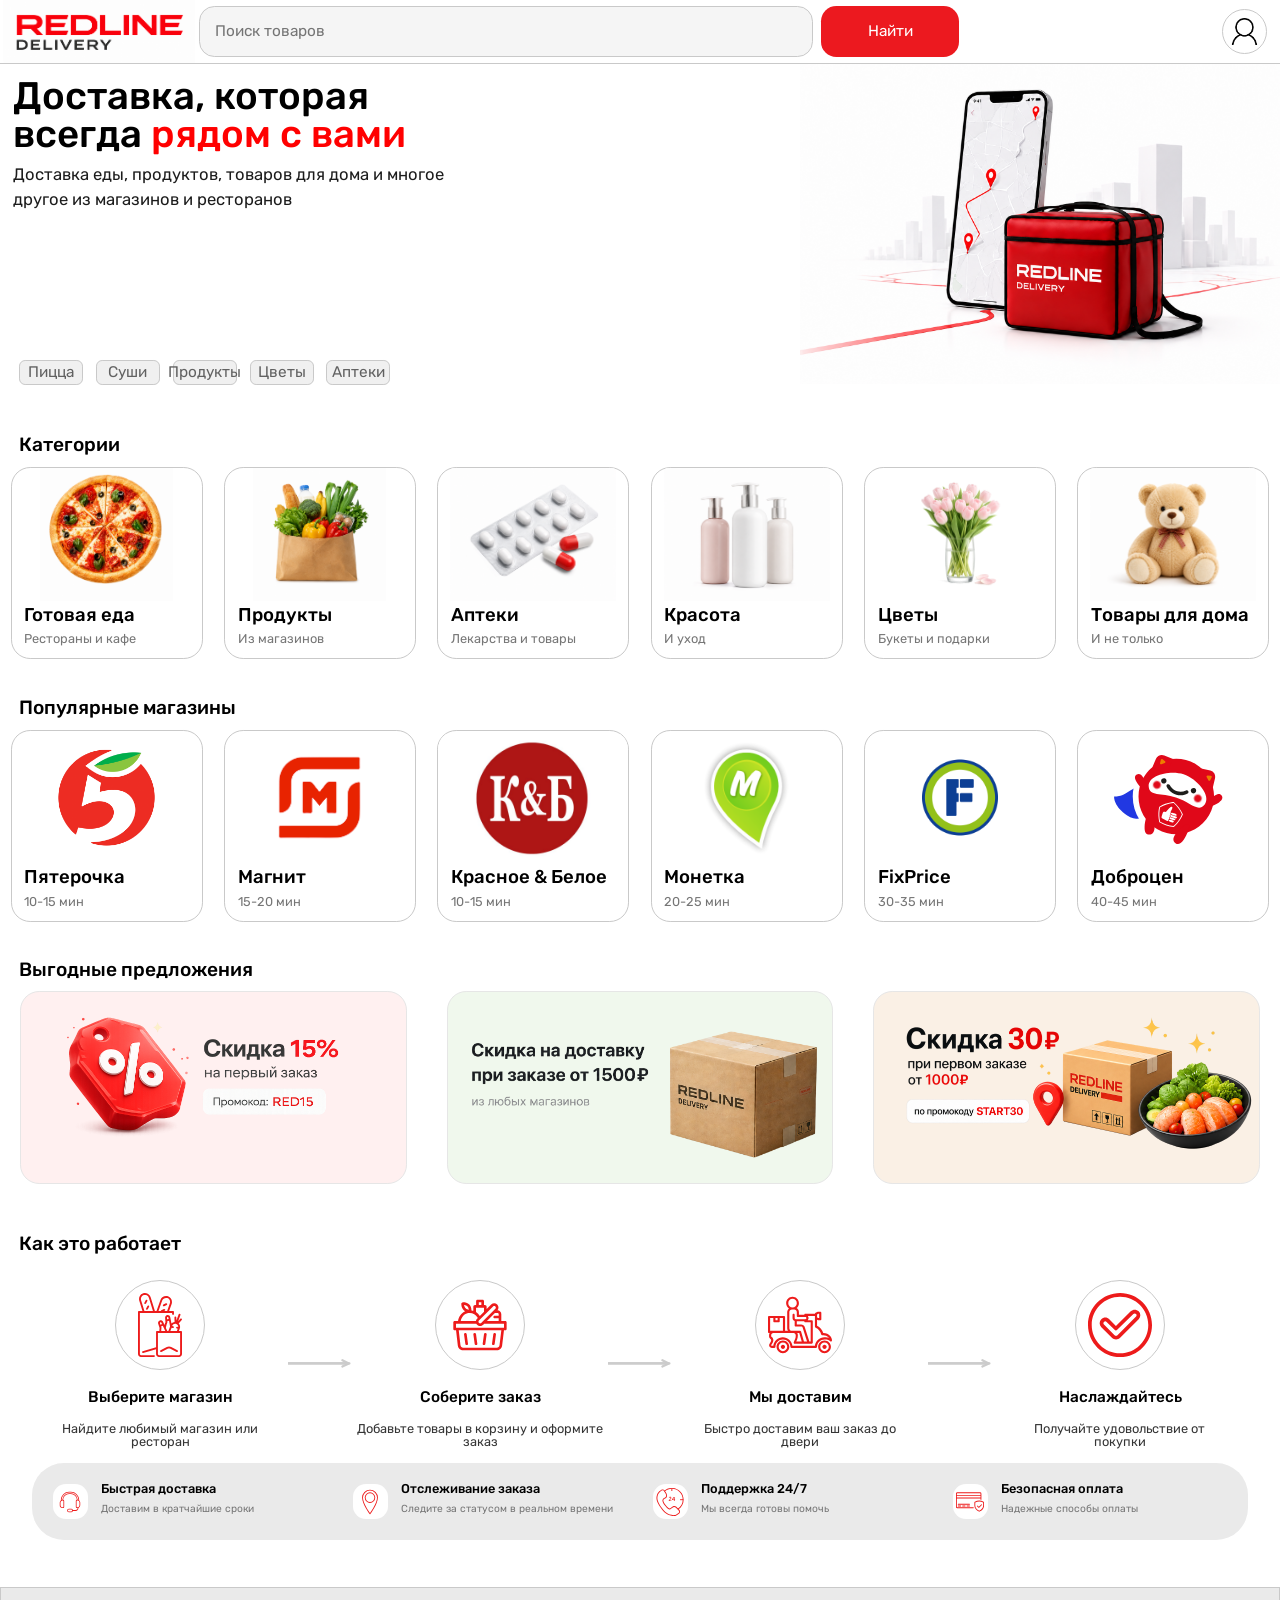
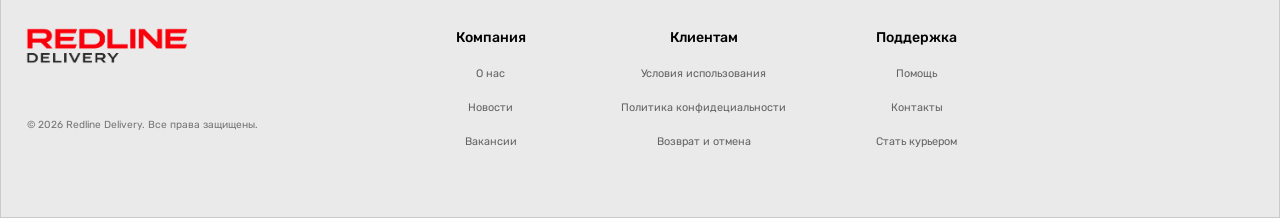
<file: index.html>
<!DOCTYPE html>
<html lang=ru">
<head>
    <link rel="stylesheet" href="reset.css">
    <link rel="stylesheet" href="page_style.css">
    <meta charset="UTF-8">
    <meta name="viewport" content="width=device-width, initial-scale=1.0">
    <title>Redline Delivery</title>
</head>
<body>
    <header>
        <div class="logo_container"></div>
        <div class="search_container">
            <form action="">
                <input class="search_input" type="text" placeholder="Поиск товаров">
                <button class="search_button">Найти</button>
            </form>
        </div>
        <div class="profile_container">
            <button class="img_user" id="opendialog"></button>
            <div class="article_img"></div>
        </div>
    </header>
    <main>
        <div class="info">
            <div class="article_top">Доставка, которая всегда <span class="color_words">рядом с вами</span></div>
            <div class="article_low">Доставка еды, продуктов, товаров для дома и многое другое из магазинов и ресторанов</div>
            <div class="list">
                <div class="window">Пицца</div>
                <div class="window">Суши</div>
                <div class="window">Продукты</div>
                <div class="window">Цветы</div>
                <div class="window">Аптеки</div>
            </div>
        </div>
        <div class="category">
            <div class="category_article">Категории</div>
            <div class="card_container">
                <div class="card one">
                    <div class="card_img one_img"></div>
                    <div class="span_container">
                        <span class="title_article">Готовая еда</span>
                        <span class="low_article">Рестораны и кафе</span>
                    </div>
                </div>
                <div class="card two">
                    <div class="card_img two_img"></div>
                    <div class="span_container">
                        <span class="title_article">Продукты</span>
                        <span class="low_article">Из магазинов</span>
                    </div>
                </div>
                <div class="card three">
                    <div class="card_img three_img"></div>
                    <div class="span_container">
                        <span class="title_article">Аптеки</span>
                        <span class="low_article">Лекарства и товары</span>
                    </div>
                </div>
                <div class="card">
                    <div class="card_img four_img"></div>
                    <div class="span_container">
                        <span class="title_article">Красота</span>
                        <span class="low_article">И уход</span>
                    </div>
                </div>
                <div class="card five">
                    <div class="card_img five_img"></div>
                    <div class="span_container">
                        <span class="title_article">Цветы</span>
                        <span class="low_article">Букеты и подарки</span>
                    </div>
                </div>
                <div class="card six">
                    <div class="card_img six_img"></div>
                    <div class="span_container">
                        <span class="title_article">Товары для дома</span>
                        <span class="low_article">И не только</span>
                    </div>
                </div>
            </div>
        </div>
        <div class="shops">
            <div class="shops_article">Популярные магазины</div>
            <div class="card_container">
                <div class="card one">
                    <div class="card_img shop_one_img"></div>
                    <div class="span_container">
                        <span class="title_article">Пятерочка</span>
                        <span class="low_article"> 10-15 мин</span>
                    </div>
                </div>
                <div class="card two">
                    <div class="card_img shop_two_img"></div>
                    <div class="span_container">
                        <span class="title_article">Магнит</span>
                        <span class="low_article">15-20 мин</span>
                    </div>
                </div>
                <div class="card three">
                    <div class="card_img shop_three_img"></div>
                    <div class="span_container">
                        <span class="title_article">Красное & Белое</span>
                        <span class="low_article">10-15 мин</span>
                    </div>
                </div>
                <div class="card">
                    <div class="card_img shop_four_img"></div>
                    <div class="span_container">
                        <span class="title_article">Монетка</span>
                        <span class="low_article">20-25 мин</span>
                    </div>
                </div>
                <div class="card five">
                    <div class="card_img shop_five_img"></div>
                    <div class="span_container">
                        <span class="title_article">FixPrice</span>
                        <span class="low_article">30-35 мин</span>
                    </div>
                </div>
                <div class="card six">
                    <div class="card_img shop_six_img"></div>
                    <div class="span_container">
                        <span class="title_article">Доброцен</span>
                        <span class="low_article">40-45 мин</span>
                    </div>
                </div>
            </div>
        </div>
        <div class="offers">
            <div class="offers_article">Выгодные предложения</div>
            <div class="offers_container">
                <div class="offer offer_one"></div>
                <div class="offer offer_two">
                    <div class="offer_span_container">
                        <span class="title"></span>
                        <span class="medium"></span>
                        <span class="low"></span>
                    </div>
                    <div class="offer_img_two"></div>
                </div>
                <div class="offer offer_three">
                    <div class="offer_span_container">
                        <span class="title"></span>
                        <span class="medium"></span>
                        <span class="low"></span>
                    </div>
                    <div class="offer_img_three"></div>
                </div>
            </div>
        </div>
        <div class="working">
            <div class="working_article">Как это работает</div>
            <div class="working_container">
                <div class="work1">
                    <div class="work_img_container">
                        <div class="work_img no_svg1">
                        </div>
                    </div>
                    <div class="work_span_container">
                        <span class="work_title">Выберите магазин</span>
                        <span class="work_low">Найдите любимый магазин или ресторан</span>
                    </div>
                </div>
                <div class="work">
                    <svg class="dotted-arrow" viewBox="0 0 100 20" fill="none" xmlns="http://w3.org">
                        <path d="M0 10 H90" stroke="#CCCCCC" stroke-width="3.5" />
                        <path d="M85 5 L95 10 L85 15" stroke="#CCCCCC" stroke-width="3.5" stroke-linecap="round" stroke-linejoin="round" />
                        <path d="M0 10 H96" stroke="#CCCCCC" stroke-width="3.5" stroke-linecap="round" />
                    </svg>
                </div>
                <div class="work1">
                    <div class="work_img_container">
                        <div class="work_img no_svg2">
                        </div>
                    </div>
                    <div class="work_span_container">
                        <span class="work_title">Соберите заказ</span>
                        <span class="work_low">Добавьте товары в корзину и оформите заказ</span>
                    </div>
                </div>
                <div class="work">
                    <svg class="dotted-arrow" viewBox="0 0 100 20" fill="none" xmlns="http://w3.org">
                        <path d="M0 10 H90" stroke="#CCCCCC" stroke-width="3.5" />
                        <path d="M85 5 L95 10 L85 15" stroke="#CCCCCC" stroke-width="3.5" stroke-linecap="round" stroke-linejoin="round" />
                        <path d="M0 10 H96" stroke="#CCCCCC" stroke-width="3.5" stroke-linecap="round" />
                    </svg>
                </div>
                <div class="work1">
                    <div class="work_img_container">
                        <div class="work_img no_svg3">
                        </div>
                    </div>
                    <div class="work_span_container">
                        <span class="work_title">Мы доставим</span>
                        <span class="work_low diff">Быстро доставим ваш заказ до двери</span>
                    </div>
                </div>
                <div class="work">
                    <svg class="dotted-arrow" viewBox="0 0 100 20" fill="none" xmlns="http://w3.org">
                        <path d="M0 10 H90" stroke="#CCCCCC" stroke-width="3.5" />
                        <path d="M85 5 L95 10 L85 15" stroke="#CCCCCC" stroke-width="3.5" stroke-linecap="round" stroke-linejoin="round" />
                        <path d="M0 10 H96" stroke="#CCCCCC" stroke-width="3.5" stroke-linecap="round" />
                    </svg>
                </div>
                <div class="work1">
                    <div class="work_img_container">
                        <div class="work_img no_svg4">
                        </div>
                    </div>
                    <div class="work_span_container">
                        <span class="work_title">Наслаждайтесь</span>
                        <span class="work_low diff">Получайте удовольствие от покупки</span>
                    </div>
                </div>
            </div>
            <div class="profit_container">
                <div class="origin_profit_container">
                    <div class="profit">
                        <div class="profit_img_container">
                            <div class="profit_img profit_one"></div>
                        </div>
                        <div class="profit_span_container">
                            <div class="profit_title">Быстрая доставка</div>
                            <div class="profit_low">Доставим в кратчайшие сроки</div>
                        </div>
                    </div>
                    <div class="profit">
                        <div class="profit_img_container">
                            <div class="profit_img profit_two"></div>
                        </div>
                        <div class="profit_span_container">
                            <div class="profit_title">Отслеживание заказа</div>
                            <div class="profit_low">Следите за статусом в реальном времени</div>
                        </div>
                    </div>
                    <div class="profit">
                        <div class="profit_img_container">
                            <div class="profit_img profit_three"></div>
                        </div>
                        <div class="profit_span_container">
                            <div class="profit_title">Поддержка 24/7</div>
                            <div class="profit_low">Мы всегда готовы помочь</div>
                        </div>
                    </div>
                    <div class="profit">
                        <div class="profit_img_container ">
                            <div class="profit_img profit_four"></div>
                        </div>
                        <div class="profit_span_container">
                            <div class="profit_title">Безопасная оплата</div>
                            <div class="profit_low">Надежные способы оплаты</div>
                        </div>
                    </div>
                </div>
            </div>
        </div>
    </main>
    <footer>
        <div class="footer_img_container">
            <div class="footer_img"></div>
            <div class="space">© 2026 Redline Delivery. Все права защищены.</div>
        </div>
        <div class="footer_span_container">
            <div class="article_group group_one">
                <div class="footer_top">Компания</div>
                <div class="footer_low_container">
                    <div class="footer_low">О нас</div>
                    <div class="footer_low">Новости</div>
                    <div class="footer_low">Вакансии</div>
                </div>
            </div>
            <div class="article_group group_two">
                <div class="footer_top">Клиентам</div>
                <div class="footer_low_container">
                    <div class="footer_low low_two">Условия использования</div>
                    <div class="footer_low low_two">Политика конфидециальности</div>
                    <div class="footer_low low_two">Возврат и отмена</div>
                </div>
            </div>
            <div class="article_group group_three">
                <div class="footer_top">Поддержка</div>
                <div class="footer_low_container">
                    <div class="footer_low">Помощь</div>
                    <div class="footer_low">Контакты</div>
                    <div class="footer_low">Стать курьером</div>
                </div>
            </div>
        </div>
    </footer>
    <dialog id="dialog">
        <div class="dialog_container">
            <div class="article_container">
                <div class="dialog_article">Мой профиль</div>
                <button class="close_button" id="closedialog"></button>
            </div>
            <div class="user_account">
                <div class="user_img_container">
                    <div class="user_img"></div>
                </div>
                <div class="user_span_container">
                    <div class="info_container info_one">
                        <span>Иван Иванов</span>
                    </div>
                    <div class="info_container">
                        <span>+7 (950) 649-93-99</span>
                    </div>
                    <div class="info_container">
                        <span>productmanager@gmail.com</span>
                    </div>
                </div>
                <div class="user_button_container">
                    <button class="user_button">
                        <div class="img_button"></div>
                        <div class="img_button_span">Редактировать</div>
                    </button>
                </div>
            </div>
            <div class="user_info">
                <div class="user_info_container">
                    <div class="user_info_row">
                        <div class="user_article_low_container">Имя</div>
                        <div class="user_article_title_container">Иван</div>
                    </div>
                    <div class="user_info_row">
                        <div class="user_article_low_container">Фамилия</div>
                        <div class="user_article_title_container">Иванов</div>
                    </div>
                    <div class="user_info_row">
                        <div class="user_article_low_container">Телефон</div>
                        <div class="user_article_title_container">+7 (950) 649-93-99</div>
                    </div>
                    <div class="user_info_row">
                        <div class="user_article_low_container">Email</div>
                        <div class="user_article_title_container">productmanager@gmail.com</div>
                    </div>
                </div>
            </div>
            <div class="fast_action_container">
                <div class="fast_action_button_container">
                    <button class="fast_action_button">
                        <div class="fast_action_img_container action_img_one">
                            <div class="fast_action_img"></div>
                        </div>
                        <div class="fast_action_article_container">
                            Мои заказы
                        </div>
                    </button>
                </div>
                <div class="fast_action_button_container">
                    <button class="fast_action_button">
                        <div class="fast_action_img_container action_img_two">
                            <div class="fast_action_img"></div>
                        </div>
                        <div class="fast_action_article_container">
                            Адреса
                        </div>
                    </button>
                </div>
                <div class="fast_action_button_container">
                    <button class="fast_action_button">
                        <div class="fast_action_img_container action_img_three">
                            <div class="fast_action_img"></div>
                        </div>
                        <div class="fast_action_article_container">
                            Промокоды
                        </div>
                    </button>
                </div>
                <div class="fast_action_button_container">
                    <button class="fast_action_button">
                        <div class="fast_action_img_container action_img_four">
                            <div class="fast_action_img"></div>
                        </div>
                        <div class="fast_action_article_container">
                            Избранное
                        </div>
                    </button>
                </div>
            </div>
            <div class="exit_button_container">
                <button class="exit_button">Выйти из аккаунта</button>
            </div>
        </div>
    </dialog>
</body>
<script>
    const dialog = document.getElementById('dialog');
    const openBtn = document.getElementById('opendialog');
    const closeBtn = document.getElementById('closedialog');

    openBtn.addEventListener('click', () => {
        dialog.showModal(); 
    });

    closeBtn.addEventListener('click', () => {
        dialog.close();
    });

    dialog.addEventListener('click', (event) => {
        if (event.target === dialog) {
            dialog.close();
        }
    });

</script>
</html>
</file>
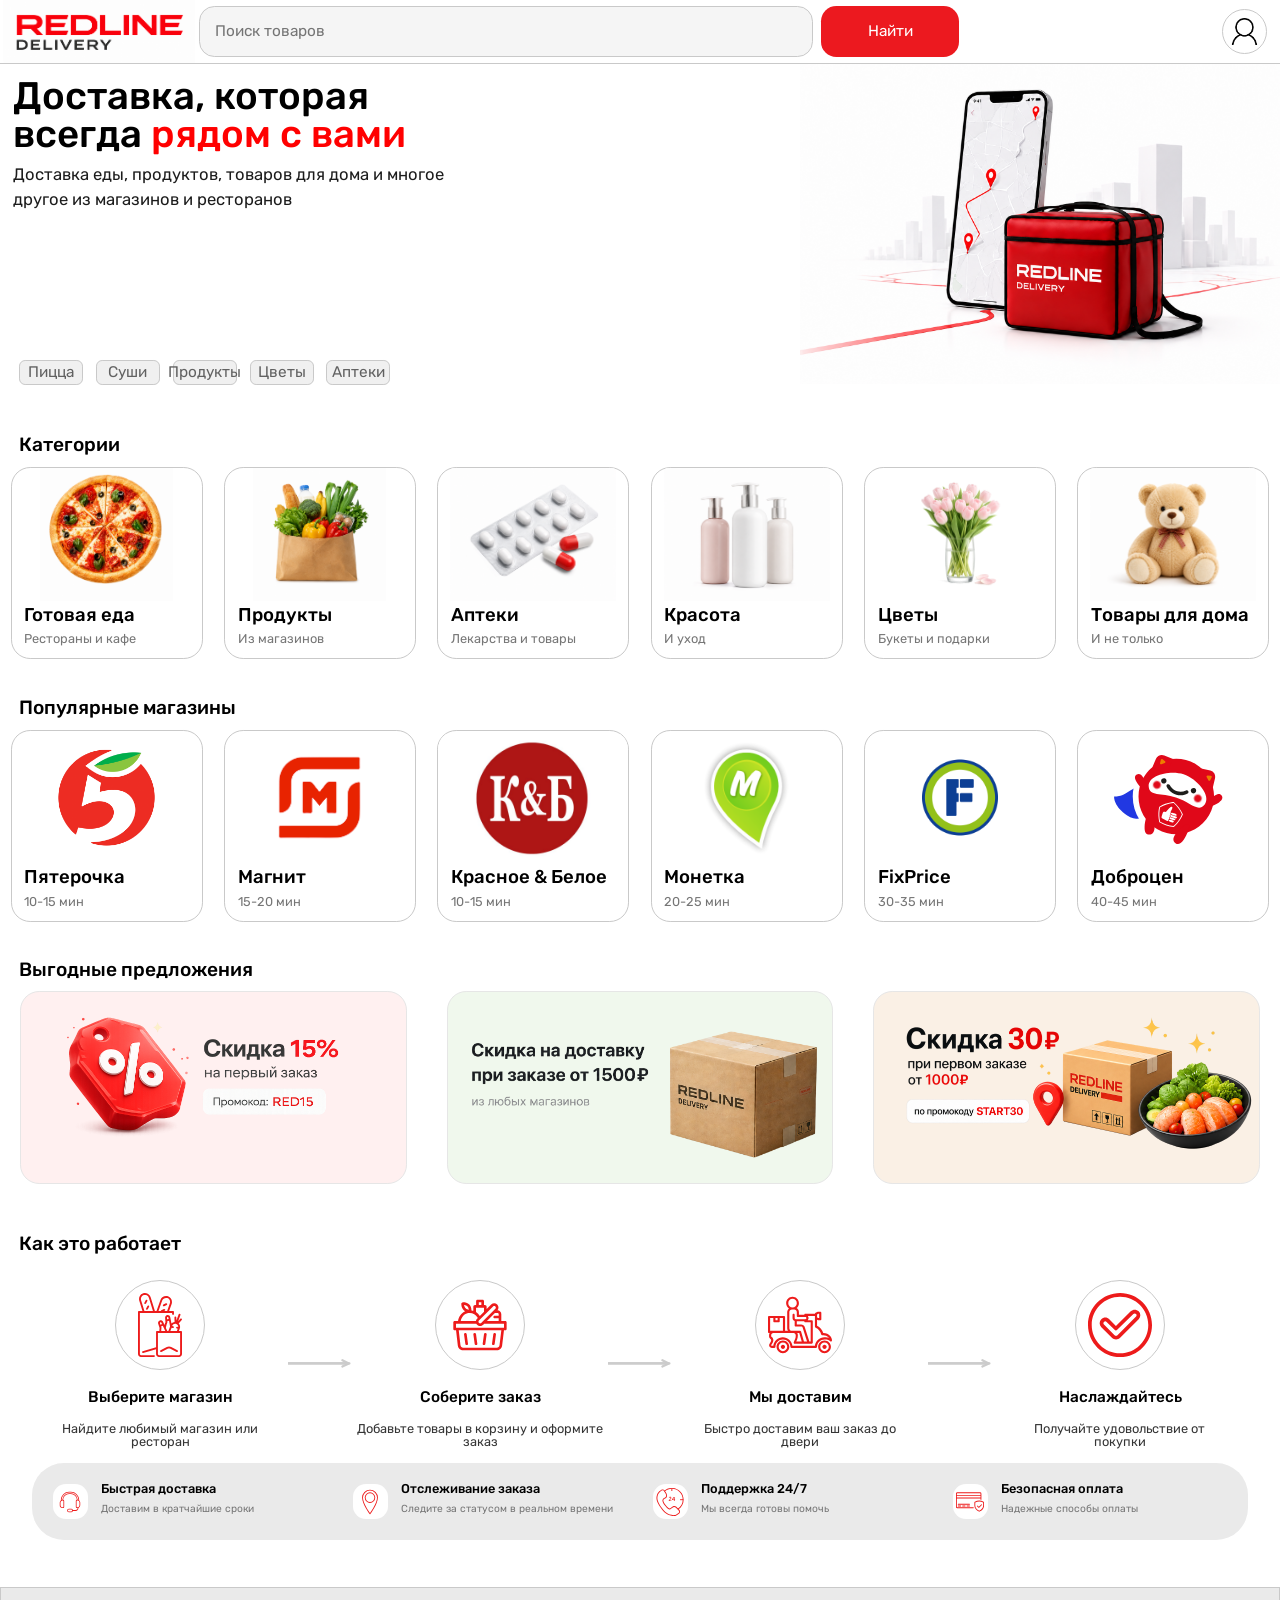
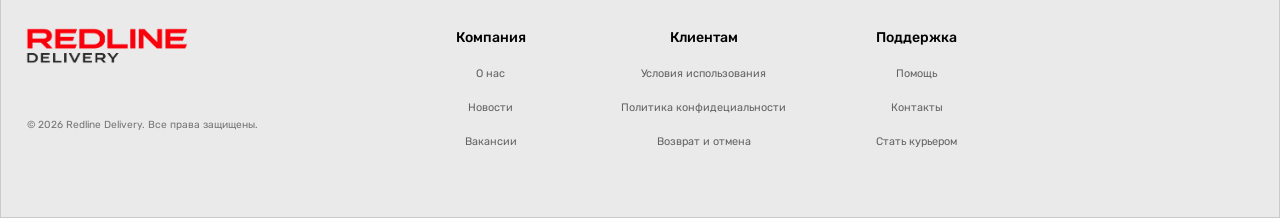
<file: page.html>
<!DOCTYPE html>
<html lang=ru">
<head>
    <link rel="stylesheet" href="reset.css">
    <link rel="stylesheet" href="page_style.css">
    <meta charset="UTF-8">
    <meta name="viewport" content="width=device-width, initial-scale=1.0">
    <title>Redline Delivery</title>
</head>
<body>
    <header>
        <div class="logo_container"></div>
        <div class="search_container">
            <form action="">
                <input class="search_input" type="text" placeholder="Поиск товаров">
                <button class="search_button">Найти</button>
            </form>
        </div>
        <div class="profile_container">
            <button class="img_user" id="opendialog"></button>
            <div class="article_img"></div>
        </div>
    </header>
    <main>
        <div class="info">
            <div class="article_top">Доставка, которая всегда <span class="color_words">рядом с вами</span></div>
            <div class="article_low">Доставка еды, продуктов, товаров для дома и многое другое из магазинов и ресторанов</div>
            <div class="list">
                <div class="window">Пицца</div>
                <div class="window">Суши</div>
                <div class="window">Продукты</div>
                <div class="window">Цветы</div>
                <div class="window">Аптеки</div>
            </div>
        </div>
        <div class="category">
            <div class="category_article">Категории</div>
            <div class="card_container">
                <div class="card one">
                    <div class="card_img one_img"></div>
                    <div class="span_container">
                        <span class="title_article">Готовая еда</span>
                        <span class="low_article">Рестораны и кафе</span>
                    </div>
                </div>
                <div class="card two">
                    <div class="card_img two_img"></div>
                    <div class="span_container">
                        <span class="title_article">Продукты</span>
                        <span class="low_article">Из магазинов</span>
                    </div>
                </div>
                <div class="card three">
                    <div class="card_img three_img"></div>
                    <div class="span_container">
                        <span class="title_article">Аптеки</span>
                        <span class="low_article">Лекарства и товары</span>
                    </div>
                </div>
                <div class="card">
                    <div class="card_img four_img"></div>
                    <div class="span_container">
                        <span class="title_article">Красота</span>
                        <span class="low_article">И уход</span>
                    </div>
                </div>
                <div class="card five">
                    <div class="card_img five_img"></div>
                    <div class="span_container">
                        <span class="title_article">Цветы</span>
                        <span class="low_article">Букеты и подарки</span>
                    </div>
                </div>
                <div class="card six">
                    <div class="card_img six_img"></div>
                    <div class="span_container">
                        <span class="title_article">Товары для дома</span>
                        <span class="low_article">И не только</span>
                    </div>
                </div>
            </div>
        </div>
        <div class="shops">
            <div class="shops_article">Популярные магазины</div>
            <div class="card_container">
                <div class="card one">
                    <div class="card_img shop_one_img"></div>
                    <div class="span_container">
                        <span class="title_article">Пятерочка</span>
                        <span class="low_article"> 10-15 мин</span>
                    </div>
                </div>
                <div class="card two">
                    <div class="card_img shop_two_img"></div>
                    <div class="span_container">
                        <span class="title_article">Магнит</span>
                        <span class="low_article">15-20 мин</span>
                    </div>
                </div>
                <div class="card three">
                    <div class="card_img shop_three_img"></div>
                    <div class="span_container">
                        <span class="title_article">Красное & Белое</span>
                        <span class="low_article">10-15 мин</span>
                    </div>
                </div>
                <div class="card">
                    <div class="card_img shop_four_img"></div>
                    <div class="span_container">
                        <span class="title_article">Монетка</span>
                        <span class="low_article">20-25 мин</span>
                    </div>
                </div>
                <div class="card five">
                    <div class="card_img shop_five_img"></div>
                    <div class="span_container">
                        <span class="title_article">FixPrice</span>
                        <span class="low_article">30-35 мин</span>
                    </div>
                </div>
                <div class="card six">
                    <div class="card_img shop_six_img"></div>
                    <div class="span_container">
                        <span class="title_article">Доброцен</span>
                        <span class="low_article">40-45 мин</span>
                    </div>
                </div>
            </div>
        </div>
        <div class="offers">
            <div class="offers_article">Выгодные предложения</div>
            <div class="offers_container">
                <div class="offer offer_one"></div>
                <div class="offer offer_two">
                    <div class="offer_span_container">
                        <span class="title"></span>
                        <span class="medium"></span>
                        <span class="low"></span>
                    </div>
                    <div class="offer_img_two"></div>
                </div>
                <div class="offer offer_three">
                    <div class="offer_span_container">
                        <span class="title"></span>
                        <span class="medium"></span>
                        <span class="low"></span>
                    </div>
                    <div class="offer_img_three"></div>
                </div>
            </div>
        </div>
        <div class="working">
            <div class="working_article">Как это работает</div>
            <div class="working_container">
                <div class="work1">
                    <div class="work_img_container">
                        <div class="work_img no_svg1">
                        </div>
                    </div>
                    <div class="work_span_container">
                        <span class="work_title">Выберите магазин</span>
                        <span class="work_low">Найдите любимый магазин или ресторан</span>
                    </div>
                </div>
                <div class="work">
                    <svg class="dotted-arrow" viewBox="0 0 100 20" fill="none" xmlns="http://w3.org">
                        <path d="M0 10 H90" stroke="#CCCCCC" stroke-width="3.5" />
                        <path d="M85 5 L95 10 L85 15" stroke="#CCCCCC" stroke-width="3.5" stroke-linecap="round" stroke-linejoin="round" />
                        <path d="M0 10 H96" stroke="#CCCCCC" stroke-width="3.5" stroke-linecap="round" />
                    </svg>
                </div>
                <div class="work1">
                    <div class="work_img_container">
                        <div class="work_img no_svg2">
                        </div>
                    </div>
                    <div class="work_span_container">
                        <span class="work_title">Соберите заказ</span>
                        <span class="work_low">Добавьте товары в корзину и оформите заказ</span>
                    </div>
                </div>
                <div class="work">
                    <svg class="dotted-arrow" viewBox="0 0 100 20" fill="none" xmlns="http://w3.org">
                        <path d="M0 10 H90" stroke="#CCCCCC" stroke-width="3.5" />
                        <path d="M85 5 L95 10 L85 15" stroke="#CCCCCC" stroke-width="3.5" stroke-linecap="round" stroke-linejoin="round" />
                        <path d="M0 10 H96" stroke="#CCCCCC" stroke-width="3.5" stroke-linecap="round" />
                    </svg>
                </div>
                <div class="work1">
                    <div class="work_img_container">
                        <div class="work_img no_svg3">
                        </div>
                    </div>
                    <div class="work_span_container">
                        <span class="work_title">Мы доставим</span>
                        <span class="work_low diff">Быстро доставим ваш заказ до двери</span>
                    </div>
                </div>
                <div class="work">
                    <svg class="dotted-arrow" viewBox="0 0 100 20" fill="none" xmlns="http://w3.org">
                        <path d="M0 10 H90" stroke="#CCCCCC" stroke-width="3.5" />
                        <path d="M85 5 L95 10 L85 15" stroke="#CCCCCC" stroke-width="3.5" stroke-linecap="round" stroke-linejoin="round" />
                        <path d="M0 10 H96" stroke="#CCCCCC" stroke-width="3.5" stroke-linecap="round" />
                    </svg>
                </div>
                <div class="work1">
                    <div class="work_img_container">
                        <div class="work_img no_svg4">
                        </div>
                    </div>
                    <div class="work_span_container">
                        <span class="work_title">Наслаждайтесь</span>
                        <span class="work_low diff">Получайте удовольствие от покупки</span>
                    </div>
                </div>
            </div>
            <div class="profit_container">
                <div class="origin_profit_container">
                    <div class="profit">
                        <div class="profit_img_container">
                            <div class="profit_img profit_one"></div>
                        </div>
                        <div class="profit_span_container">
                            <div class="profit_title">Быстрая доставка</div>
                            <div class="profit_low">Доставим в кратчайшие сроки</div>
                        </div>
                    </div>
                    <div class="profit">
                        <div class="profit_img_container">
                            <div class="profit_img profit_two"></div>
                        </div>
                        <div class="profit_span_container">
                            <div class="profit_title">Отслеживание заказа</div>
                            <div class="profit_low">Следите за статусом в реальном времени</div>
                        </div>
                    </div>
                    <div class="profit">
                        <div class="profit_img_container">
                            <div class="profit_img profit_three"></div>
                        </div>
                        <div class="profit_span_container">
                            <div class="profit_title">Поддержка 24/7</div>
                            <div class="profit_low">Мы всегда готовы помочь</div>
                        </div>
                    </div>
                    <div class="profit">
                        <div class="profit_img_container ">
                            <div class="profit_img profit_four"></div>
                        </div>
                        <div class="profit_span_container">
                            <div class="profit_title">Безопасная оплата</div>
                            <div class="profit_low">Надежные способы оплаты</div>
                        </div>
                    </div>
                </div>
            </div>
        </div>
    </main>
    <footer>
        <div class="footer_img_container">
            <div class="footer_img"></div>
            <div class="space">© 2026 Redline Delivery. Все права защищены.</div>
        </div>
        <div class="footer_span_container">
            <div class="article_group group_one">
                <div class="footer_top">Компания</div>
                <div class="footer_low_container">
                    <div class="footer_low">О нас</div>
                    <div class="footer_low">Новости</div>
                    <div class="footer_low">Вакансии</div>
                </div>
            </div>
            <div class="article_group group_two">
                <div class="footer_top">Клиентам</div>
                <div class="footer_low_container">
                    <div class="footer_low low_two">Условия использования</div>
                    <div class="footer_low low_two">Политика конфидециальности</div>
                    <div class="footer_low low_two">Возврат и отмена</div>
                </div>
            </div>
            <div class="article_group group_three">
                <div class="footer_top">Поддержка</div>
                <div class="footer_low_container">
                    <div class="footer_low">Помощь</div>
                    <div class="footer_low">Контакты</div>
                    <div class="footer_low">Стать курьером</div>
                </div>
            </div>
        </div>
    </footer>
    <dialog id="dialog">
        <div class="dialog_container">
            <div class="article_container">
                <div class="dialog_article">Мой профиль</div>
                <button class="close_button" id="closedialog"></button>
            </div>
            <div class="user_account">
                <div class="user_img_container">
                    <div class="user_img"></div>
                </div>
                <div class="user_span_container">
                    <div class="info_container info_one">
                        <span>Иван Иванов</span>
                    </div>
                    <div class="info_container">
                        <span>+7 (950) 649-93-99</span>
                    </div>
                    <div class="info_container">
                        <span>productmanager@gmail.com</span>
                    </div>
                </div>
                <div class="user_button_container">
                    <button class="user_button">
                        <div class="img_button"></div>
                        <div class="img_button_span">Редактировать</div>
                    </button>
                </div>
            </div>
            <div class="user_info">
                <div class="user_info_container">
                    <div class="user_info_row">
                        <div class="user_article_low_container">Имя</div>
                        <div class="user_article_title_container">Иван</div>
                    </div>
                    <div class="user_info_row">
                        <div class="user_article_low_container">Фамилия</div>
                        <div class="user_article_title_container">Иванов</div>
                    </div>
                    <div class="user_info_row">
                        <div class="user_article_low_container">Телефон</div>
                        <div class="user_article_title_container">+7 (950) 649-93-99</div>
                    </div>
                    <div class="user_info_row">
                        <div class="user_article_low_container">Email</div>
                        <div class="user_article_title_container">productmanager@gmail.com</div>
                    </div>
                </div>
            </div>
            <div class="fast_action_container">
                <div class="fast_action_button_container">
                    <button class="fast_action_button">
                        <div class="fast_action_img_container action_img_one">
                            <div class="fast_action_img"></div>
                        </div>
                        <div class="fast_action_article_container">
                            Мои заказы
                        </div>
                    </button>
                </div>
                <div class="fast_action_button_container">
                    <button class="fast_action_button">
                        <div class="fast_action_img_container action_img_two">
                            <div class="fast_action_img"></div>
                        </div>
                        <div class="fast_action_article_container">
                            Адреса
                        </div>
                    </button>
                </div>
                <div class="fast_action_button_container">
                    <button class="fast_action_button">
                        <div class="fast_action_img_container action_img_three">
                            <div class="fast_action_img"></div>
                        </div>
                        <div class="fast_action_article_container">
                            Промокоды
                        </div>
                    </button>
                </div>
                <div class="fast_action_button_container">
                    <button class="fast_action_button">
                        <div class="fast_action_img_container action_img_four">
                            <div class="fast_action_img"></div>
                        </div>
                        <div class="fast_action_article_container">
                            Избранное
                        </div>
                    </button>
                </div>
            </div>
            <div class="exit_button_container">
                <button class="exit_button">Выйти из аккаунта</button>
            </div>
        </div>
    </dialog>
</body>
<script>
    const dialog = document.getElementById('dialog');
    const openBtn = document.getElementById('opendialog');
    const closeBtn = document.getElementById('closedialog');

    openBtn.addEventListener('click', () => {
        dialog.showModal(); 
    });

    closeBtn.addEventListener('click', () => {
        dialog.close();
    });

    dialog.addEventListener('click', (event) => {
        if (event.target === dialog) {
            dialog.close();
        }
    });

</script>
</html>
</file>
<file: page_style.css>
@font-face {
    font-family: 'Rubik Medium';
    src: url(/Rubik-Medium.ttf);
    font-display: swap;
}
@font-face {
    font-family: 'Rubik';
    src: url(/Rubik-Regular.ttf);
    font-display: swap;
}
html{
    height: auto;
}
body{
    display: flex;
    flex-direction: column;
    justify-content: space-between;
    background-color: white;
}
header{
    display: flex;
    flex-direction: row;
    width: 100%;
    padding-left: 0.2em;
    height: clamp(2em, 5vw, 6em);
    border-bottom: 1px solid #c9c9c9;
    background-color: #fff;
}
form{
    display: flex;
    justify-content: space-around;
    align-items: center;
    width: 100%;
    height: 100%;
}
.logo_container{
    height: 100%;
    width: clamp(4em, 15vw, 20em);
    background: url(logo.png) no-repeat center / cover;
}
.search_container{
    display: flex;
    height: 100%;
    width: clamp(10em, 60vw, 110em);
    font-family: "Rubik", sans-serif;
}
.search_input{
    height: 80%;
    width: 80%;
    padding-left: 1em;
    background-color: rgb(245, 245, 245);
    font-size: clamp(0.5em, 1.2vw, 2em);
    color: #90919a;
    border-radius: 1em;
    border: 1px solid #c9c9c9;
}
.search_button{
    height: 80%;
    width: 18%;
    font-size: clamp(0.5em, 1.2vw, 2em);
    color: #fff;
    border-radius: 1em;
    background-color: #ec191f;
    transition: transform 0.3s cubic-bezier(0.25, 0.8, 0.25, 1), 
                box-shadow 0.3s cubic-bezier(0.25, 0.8, 0.25, 1),
                border-color 0.3s ease;
}
.search_button:hover {
    transform: translateY(-1px) scale(1.01); 
    border-color: transparent; 
    box-shadow: 0 7px 12px rgba(0,0,0,0.1), 0 5px 5px rgba(0,0,0,0.06); 
}
.profile_container{
    display: flex;
    flex-direction: column;
    justify-content: center;
    align-items: end;
    height: 100%;
    width: clamp(3em, 15vw, 35em);
    margin-left: auto;
    padding-right: clamp(0.2em, 1vw, 1em);
}
.img_user{
    height: clamp(2em, 3.5vw, 8em);
    aspect-ratio: 1 / 1;
    background: url(images-Photoroom.png) no-repeat center / contain;
    border-radius: 100%;
    border: 1px solid #c9c9c9;
}
.article_img{
    display: none;
}
.info{
    display: flex;
    flex-direction: column;
    width: 100%;
    padding-top: clamp(0.5em, 1vw, 1.5em);
    padding-left: clamp(0.5em, 1vw, 1.5em);
    height: clamp(8em, 25vw, 50em);
    background: url(ChatGPT\ Image\ 25\ авг.\ 2026\ г.\,\ 16_53_32.png) no-repeat right / contain;
}
.article_top{
    font-family: "Rubik Medium", sans-serif;
    font-size: clamp(1em, 3vw, 8em);
    width: clamp(8em, 38vw, 90em);
    height: clamp(2em, 4vw, 6em);
}
.color_words{
    color: red;
}
.article_low{
    width: clamp(4em, 35vw, 100em);
    height: clamp(2em, 6vw, 3em);
    margin-top: 0.5em;
    line-height: 1.5;
    color: #1c1c1c;
    font-family: "Rubik", sans-serif;
    font-size: clamp(8px, 1.3vw, 28px);
}
.list{
    display: flex;
    flex-direction: row;
    justify-content: space-around;
    align-items: center;
    margin-top: auto;
    width: clamp(5.5em, 30vw, 60em);
    height: clamp(1em, 3vw, 5em);
}
.window{
    display: flex;
    justify-content: center;
    align-items: center;
    height: clamp(3px, 2vw, 46px);
    aspect-ratio: 20 / 8;
    margin-top: 1em;
    font-family: "Rubik", sans-serif;
    font-size: clamp(3.5px, 1.2vw, 28px);
    color: #616161;
    background-color: #f0f0f0;
    border-radius: 0.4em;
    border: 0.5px solid #c9c9c9;
}
.category, .shops{
    display: flex;
    flex-direction: column;
    width: auto;
    height: clamp(7em, 17vw, 40em);
    margin-top: clamp(2em, 4vw, 10em);
}
.shops{
    margin-top: clamp(0.2em, 3.5vw, 8em);
}
.category_article, .shops_article{
    display: flex;
    align-items: center;
    width: 90%;
    height: clamp(1em, 3vw, 5em);
    margin-left: clamp(0.8em, 1.5vw, 2em);
    font-family: "Rubik Medium", sans-serif;
    font-size: clamp(0.7em, 1.5vw, 3em);
}
.card_container{
    display: flex;
    flex-direction: row;
    align-items: center;
    justify-content: space-around;
    width: 100%;
    height: 100%;
    margin-top: 0em;
    &::-webkit-scrollbar {
        display: none;
    }
    scrollbar-width: none;
    -ms-overflow-style: none; 
}
.card{
    display: flex;
    flex-direction: column;
    overflow: hidden;
    height: clamp(5.5em, 15vw, 20em);
    width: clamp(3.8em, 15vw, 22em);
    border-radius: clamp(0.3em, 1.5vw, 2em);
    border: 1px solid #c9c9c9;
    background-color: white;
    transition: transform 0.3s cubic-bezier(0.25, 0.8, 0.25, 1), 
                box-shadow 0.3s cubic-bezier(0.25, 0.8, 0.25, 1),
                border-color 0.3s ease;
    cursor: pointer;
}
.card:hover {
    transform: translateY(-4px) scale(1.01); 
    border-color: transparent; 
    box-shadow: 0 14px 28px rgba(0,0,0,0.1), 0 10px 10px rgba(0,0,0,0.06); 
}
.card:active {
    transform: translateY(-2px) scale(1.0); 
    box-shadow: 0 6px 10px rgba(0,0,0,0.1);
}
.card_img{
    overflow: hidden;
    height: 70%;
    aspect-ratio: 1 / 1;
}
.one_img{
    background: url(Пицца.png) no-repeat center / contain;
}
.two_img{
    background: url(Продукты.png) no-repeat center / contain;
}
.three_img{
    background: url(Таблы.png) no-repeat center / contain;
}
.four_img{
    background: url(Бутылки.png) no-repeat center / contain;
}
.five_img{
    background: url(Цветы.png) no-repeat center / contain;
}
.six_img{
    background: url(Мишка.png) no-repeat center / contain;
}
.shop_one_img{
    background: url(пятерочка.png) no-repeat center / contain;
}
.shop_two_img{
    background: url(магнит.png) no-repeat center / contain;
}
.shop_three_img{
    background: url(kb.jpg) no-repeat center / contain;
}
.shop_four_img{
    background: url(монетка.png) no-repeat center / contain;
}
.shop_five_img{
    background: url(фикспрайс.png) no-repeat center / contain;
}
.shop_six_img{
    background: url(доброцен2.svg) no-repeat center / contain;
}
.span_container{
    display: flex;
    flex-direction: column;
    justify-content: space-around;
    height: 30%;
    width: 100%;
    padding-left: clamp(0.2em, 1vw, 1.2em);
    padding-bottom: clamp(0.2em, 0.6vw, 1em);
}
.title_article{
    font-family: "Rubik Medium", sans-serif;
    font-size: clamp(7px, 1.45vw, 35px);
}
.low_article{
    font-family: "Rubik", sans-serif;
    font-size: clamp(5px, 1vw, 25px);
    color: #767676;
}
.offers{
    display: flex;
    flex-direction: column;
    width: 100%;
    height: clamp(7em, 18vw, 22em);
    margin-top: clamp(1em, 3vw, 4em);
}
.offers_article, .working_article{
    display: flex;
    align-items: center;
    width: 90%;
    height: clamp(1.5em, 3vw, 5em);
    margin-left: clamp(0.8em, 1.5vw, 2em);
    font-family: "Rubik Medium", sans-serif;
    font-size: clamp(0.8em, 1.5vw, 3em);
}
.offers_container{
    display: flex;
    flex-direction: row;
    align-items: center;
    justify-content: space-around;
    margin-top: 0.3em;
    width: 100%;
    height: 100%;
    ::-webkit-scrollbar {
        display: none;
    }
    scrollbar-width: none;
    -ms-overflow-style: none; 
}
.offer{
    display: flex;
    flex-direction: row;
    height: 100%;
    aspect-ratio: 2 / 1;
    font-family: "Rubik Medium", sans-serif;
    border-radius: clamp(0.4em, 1.5vw, 2em);
    border: 1px solid #e6e6e6;
}
.offer > *{
    flex: 1;
}
.offer_one{
    background: #fff0f0 url(оффер1.png) no-repeat center / cover ;
}
.offer_two{
    background: #f0f8ed url(оффер2.png) no-repeat center / contain;
}
.offer_three{
    background: #faf0e5 url(оффер3.png) no-repeat center / cover;
}
.working{
    display: flex;
    flex-direction: column;
    justify-content: space-around;
    width: 100%;
    height: clamp(9.5em, 25vw, 38em);
    margin-top: clamp(1em, 3vw, 4em);
}
.working_container{
    display: flex;
    flex-direction: row;
    align-items: center;
    justify-content: space-around;
    padding: 0 clamp(0.5em, 2.5vw, 5em);
    width: 100%;
    height: clamp(5em, 15vw, 20em);
}
.work{
    display: flex;
    align-items: center;
    flex: 1;
    height: 100%;
}
.work1{
    flex: 4;
    height: 100%;
}
.work_img_container{
    display: flex;
    justify-content: center;
    align-items: center;
    width: 100%;
    height: 60%;
}
.work_img{
    display: flex;
    align-items: center;
    justify-content: center;
    height: clamp(2.5em, 7vw, 8em);
    aspect-ratio: 1 / 1;
    border-radius: 999px;
    border: 1px solid #c9c9c9;
    background-color: white;
}
.work_svg{
    height: auto;
    width: 100%;
}
.no_svg1{
    background: url(food_x8gskkxfigt2.svg) no-repeat center / clamp(1.7em, 5vw, 4em);
}
.no_svg2{
    background: url(bakaleya_o1d0ynzgllno.svg) no-repeat center / clamp(1.7em, 5vw, 4em);
}
.no_svg3{
    background: url(dostavka_pfr6u5440v95.svg) no-repeat center / clamp(1.7em, 5vw, 4em);
}
.no_svg4{
    background: url(proveren_gbr0gxmbih6y.svg) no-repeat center / clamp(1.7em, 5vw, 4em);
}
.work_span_container{
    display: flex;
    flex-direction: column;
    align-items: center;
    justify-content: start;
    width: 100%;
    height: 40%;
}
.work_title{
    display: flex;
    align-items: center;
    justify-content: center;
    width: 100%;
    height: 40%;
    font-size: clamp(5px, 1.2vw, 35px);
    font-family: "Rubik Medium", sans-serif;
}
.work_low{
    display: flex;
    justify-content: center;
    align-items: center;
    text-align: center;
    width: 100%;
    height: 60%;
    font-family: "Rubik", sans-serif;
    font-size: clamp(5px, 1vw, 25px);
    color: #353535;
}
.diff{
    width: 80%;
}
.profit_container{
    display: flex;
    align-items: center;
    justify-content: center;
    width: 100%;
    height: clamp(2.5em, 6vw, 10em);
}
.origin_profit_container{
    display: flex;
    flex-direction: row;
    align-items: center;
    width: 95%;
    height: 100%;
    padding: 0 0.5em;
    border-radius: 2em;
    background-color: #eaeaea;
}
.profit{
    display: flex;
    align-items: center;
    flex: 1;
    height: 65%;
    padding-left: clamp(0.1em, 1vw, 4em);
}
.profit_img_container{
    display: flex;
    align-items: center;
    justify-content: center;
    height: 70%;
    aspect-ratio: 1 / 1;
    border-radius: clamp(0.4em, 1vw, 2em);
    background-color: white;
}
.profit_img{
    height: 80%;
    aspect-ratio: 1 / 1;
}
.profit_one{
    background: url(operator_8n4t9xw9uava.svg) no-repeat center / contain;
}
.profit_two{
    background: url(mestopolozhenie_d63ikg5afjce.svg) no-repeat center / contain;
}
.profit_three{
    background: url(podderzhka_d88ld10y328f.svg) no-repeat center / contain;
}
.profit_four{
    background: url(kreditnaya_karta_9f2fnqx9zmik.svg) no-repeat center / contain;
}
.profit_span_container{
    display: flex;
    flex-direction: column;
    width: 100%;
    height: 80%;
    padding-left: clamp(0.3em, 1vw, 1.2em);
}
.profit_title{
    display: flex;
    align-items: center;
    width: 100%;
    height: 45%;
    font-size: clamp(4px, 1vw, 30px);
    font-family: "Rubik Medium", sans-serif;
}
.profit_low{
    display: flex;
    align-items: center;
    height: 75%;
    width: 95%;
    font-size: clamp(4px, 0.8vw, 20px);
    font-family: "Rubik", sans-serif;
    color: #767676;
}
footer{
    display: flex;
    flex-direction: row;
    width: 100%;
    height: clamp(3.5em, 18vw, 22em);
    margin-top: clamp(1em, 3.5vw, 4em);
    border: 1px solid #c9c9c9;
    background-color: #eaeaea;
}
.footer_img_container{
    display: flex;
    flex-direction: column;
    align-items: start;
    justify-content: start;
    width: 30%;
    height: 100%;
    padding-left:  clamp(0.2em, 1vw, 5em);
}
.footer_img{
    width: 50%;
    height: 50%;
    background: url(logo-no_background.png) no-repeat center / contain;
}
.space{
    display: flex;
    align-items: center;
    justify-content: start;
    text-align: center;
    width: 100%;
    height: 20%;
    padding-left: clamp(0.2em, 1vw, 5em);
    font-family: "Rubik", sans-serif;
    font-size: clamp(2px, 0.8vw, 15px);
    color: #767676;
}
.footer_span_container{
    display: flex;
    flex-direction: row;
    align-items: start;
    width: 50%;
    height: 100%;
}
.article_group{
    display: flex;
    flex: 1;
    flex-direction: column;
    align-items: center;
    height: 100%;
}
.footer_top{
    display: flex;
    align-items: end;
    justify-content: center;
    width: 100%;
    height: 25%;
    font-family: "Rubik Medium", sans-serif;
    font-size: clamp(4px, 1.1vw, 32px);
}
.footer_low_container{
    display: flex;
    flex-direction: column;
    align-items: center;
    height: 75%;
    width: 100%;
}
.footer_low{
    display: flex;
    justify-content: center;
    align-items: end;
    text-align: center;
    width: 100%;
    height: 20%;
    font-family: "Rubik", sans-serif;
    font-size: clamp(4px, 0.85vw, 30px);
    color: #646464;
    cursor: pointer;
}
dialog{
    top: 50%;
    left: 50%;
    width: clamp(15em, 50vw, 65em);
    height: clamp(15em, 35vw, 65em);
    background-color: white;
    border-radius: clamp(0.4em, 1vw, 4em);
    border: 1px solid #ababab;
    box-shadow: 0 10px 25px -5px rgba(0, 0, 0, 0.1), 
                0 8px 10px -6px rgba(0, 0, 0, 0.1);
    transform: translate(-50%, -50%); 
}
dialog::backdrop {
    background-color: rgba(0, 0, 0, 0.4); 
    backdrop-filter: blur(4px); 
}
.dialog_container{
    display: flex;
    flex-direction: column;
    align-items: center;
    width: 100%;
    height: 100%;
}
.article_container{
    display: flex;
    flex-direction: row;
    align-items: center;
    justify-content: space-between;
    width: 100%;
    height: 15%;
    padding-left: clamp(1.1em, 1.5vw, 5em);
    font-family: "Rubik Medium", sans-serif;
    font-size: clamp(8px, 1.5vw, 38px);
}
.close_button{
    height: 35%;
    aspect-ratio: 1 / 1;
    margin-right: clamp(0.5em, 1.2vw, 2em);
    background: url(хуй-Photoroom.png) no-repeat center / contain;
    transition: transform 0.2s ease;
}
.close_button:hover {
    transform: scale(1.15);
}
.user_account{
    display: flex;
    flex-direction: row;
    align-items: center;
    width: 100%;
    height: 15%;
}
.user_img_container{
    display: flex;
    align-items: center;
    justify-content: end;
    height: 100%;
    width: 16.5%;
}
.user_img{
    height: 90%;
    aspect-ratio: 1 / 1;
    border-radius: 999px;
    background: #fdf1f2 url(images-Photoroom.png) no-repeat center / contain;
}
.user_span_container{
    display: flex;
    flex-direction: column;
    width: 40%;
    height: 90%;
    margin-left: 3%;
}
.user_span_container > *{
    display: flex;
    flex-direction: row;
    align-items: center;
    flex:  1;
    width: 70%;
}
.info_container{
    font-family: "Rubik", sans-serif;
    font-size: clamp(6px, 0.9vw, 26px);
}
.info_one{
    font-family: "Rubik Medium", sans-serif;
    font-size: clamp(8px, 1.2vw, 32px);
}
.user_button_container{
    display: flex;
    align-items: center;
    justify-content: end;
    width: 35%;
    height: 90%;
}
.user_button{
    display: flex;
    flex-direction: row;
    align-items: center;
    overflow: hidden;
    height: 60%;
    width: 60%;
    border-radius: clamp(0.4em, 1vw, 4em);
    border: 1px solid #ff898b;
    background-color: #fff;
    transition: transform 0.2s ease, box-shadow 0.2s ease;
}
.img_button{
    height: 100%;
    width: 30%;
    background: url(редактировать.svg) no-repeat center / contain;
}
.img_button_span{
    display: flex;
    align-items: center;
    justify-content: start;
    width: 70%;
    height: 100%;
    font-family: "Rubik Medium", sans-serif;
    font-size: clamp(4px, 0.75vw, 26px);
    color: #ff898b;
}
.user_info{
    display: flex;
    align-items: center;
    justify-content: center;
    width: 100%;
    height: 35%;
}
.user_info_container{
    display: flex;
    flex-direction: column;
    align-items: center;
    width: 90%;
    height: 90%;
    border-radius: clamp(0.1em, 0.4vw, 1em);
    border: 1px solid #e6e6e6;
}
.user_info_row{
    display: flex;
    flex-direction: row;
    flex: 1;
    width: 100%;
    border-bottom: 1px solid #e6e6e6;
}
.user_info_row:last-child {
    border-bottom: none; 
}
.user_article_low_container{
    display: flex;
    align-items: center;
    width: 25%;
    height: 100%;
    padding-left: clamp(0.6em, 1.1vw, 3em);
    font-family: "Rubik", sans-serif;
    font-size: clamp(6px, 1vw, 28px);
    color: #767676;
}
.user_article_title_container{
    display: flex;
    align-items: center;
    font-family: "Rubik", sans-serif;
    font-size: clamp(7px, 1.1vw, 32px);
}
.fast_action_container{
    display: flex;
    flex-direction: row;
    align-items: center;
    width: 100%;
    height: 20%;
    padding: 0 clamp(0.7em, 1.2vw, 4em);
}
.fast_action_button_container{
    display: flex;
    align-items: center;
    justify-content: center;
    flex: 1;
    height: 100%;
}
.fast_action_button{
    display: flex;
    flex-direction: column;
    align-items: center;
    overflow: hidden;
    width: 80%;
    height: 80%;
    border-radius: clamp(0.1em, 0.4vw, 1em);
    border: 1px solid #e6e6e6;
    background-color: #fff;
    transition: transform 0.2s ease, box-shadow 0.2s ease;
}
.fast_action_img_container{
    display: flex;
    align-items: center;
    justify-content: center;
    width: 90%;
    height: 70%;
}
.fast_action_img{
    aspect-ratio:  1 / 1;
    height: 80%;
}
.action_img_one{
    background: url(фаст1.png) no-repeat center / contain;
}
.action_img_two{
    background: url(профит2.png) no-repeat center / contain;
}
.action_img_three{
    background: url(фаст3.png) no-repeat center / contain;
}
.action_img_four{
    background: url(фаст4.png) no-repeat center / contain;
}
.fast_action_article_container{
    display: flex;
    align-items: center;
    justify-content: center;
    width: 100%;
    height: 30%;
    font-family: "Rubik", sans-serif;
    font-size: clamp(6px, 1vw, 28px);
}
.fast_action_button:hover {
    transform: translateY(-3px);
    box-shadow: 0 6px 12px rgba(0, 0, 0, 0.08);
}
.fast_action_button:active {
    transform: translateY(-2px) scale(1.0); 
    box-shadow: 0 6px 10px rgba(0,0,0,0.1);
}
.exit_button_container{
    display: flex;
    align-items: center;
    justify-content: center;
    width: 100%;
    height: 15%;
}
.exit_button{
    display: flex;
    align-items: center;
    justify-content: center;
    width: 80%;
    height: 65%;
    font-family: "Rubik", sans-serif;
    font-size: clamp(8px, 1vw, 28px);
    border-radius: clamp(0.6em, 1.2vw, 5em);
    border: 1px solid #e6e6e6;
    background-color: #fff;
    color: rgb(255, 24, 24);
    transition: transform 0.2s ease, box-shadow 0.2s ease;
}
.exit_button:hover, .user_button:hover {
    transform: translateY(-1px);
    box-shadow: 0 6px 7px rgba(0, 0, 0, 0.08);
}
.exit_button:active, .user_button:active {
    transform: translateY(-2px) scale(1.0); 
    box-shadow: 0 6px 7px rgba(0,0,0,0.1);
}
@media (max-width:356px) {
    .low_two{
        font-size: clamp(3.5px, 0.65vw, 30px);
    }
}
@media (max-width: 380px) {
    .card_container {
        display: flex;              
        overflow-x: auto;
        scroll-snap-type: x mandatory;  
        -webkit-overflow-scrolling: touch;                    
        padding: 0 4px;
        flex-shrink: 0;                 
    }

    .card_container > div {
        width: clamp(4.4em, 15vw, 22em);
        scroll-snap-align: center;       
    }
}

@media (min-width:431px) and (max-width:486px) {
    .window{
        margin-top: 2.5em;
    }
}
@media (max-width: 431px) {
    .article_top{
        height: clamp(3.3em, 4vw, 12em);
    }
    .article_low{
        font-size: 6px;
        margin-top: 0.1em;
    }
    .window{
        margin-top: 0.6em;
    }
    .category{
        margin-top: 0.5em;
    }
}
@media (min-width:450px) {
    .card_container{
        margin-top: clamp(0.5em, 1vw, 2em);
    }
}
@media (max-width:450px) {
    .shops{
        margin-top: 0.5em;
    }
}
@media (max-width:487px) {
    .article_low{
        height: clamp(3em, 4vw, 5em);
    }
    .work_title{
        height: 20%;
    }
}
@media (max-width:500px) {
    .card_container{
        display: flex;
        flex-wrap: nowrap;
        overflow-x: auto;
        overflow-y: hidden;
        gap: 0.5em;
    }
    .card_container > *{
        flex: 0 0 calc((130% - (1em * 4)) / 5); 
        box-sizing: border-box;
    }
}
@media (max-width:550px) {
    .offers_container{
        display: flex;
        flex-wrap: nowrap;
        overflow-x: auto;
        overflow-y: hidden;
        gap: 0.5em;
    }
}
@media (max-width:645px) {
    .category{
        margin-top: 1em;
    }
}
</file>
